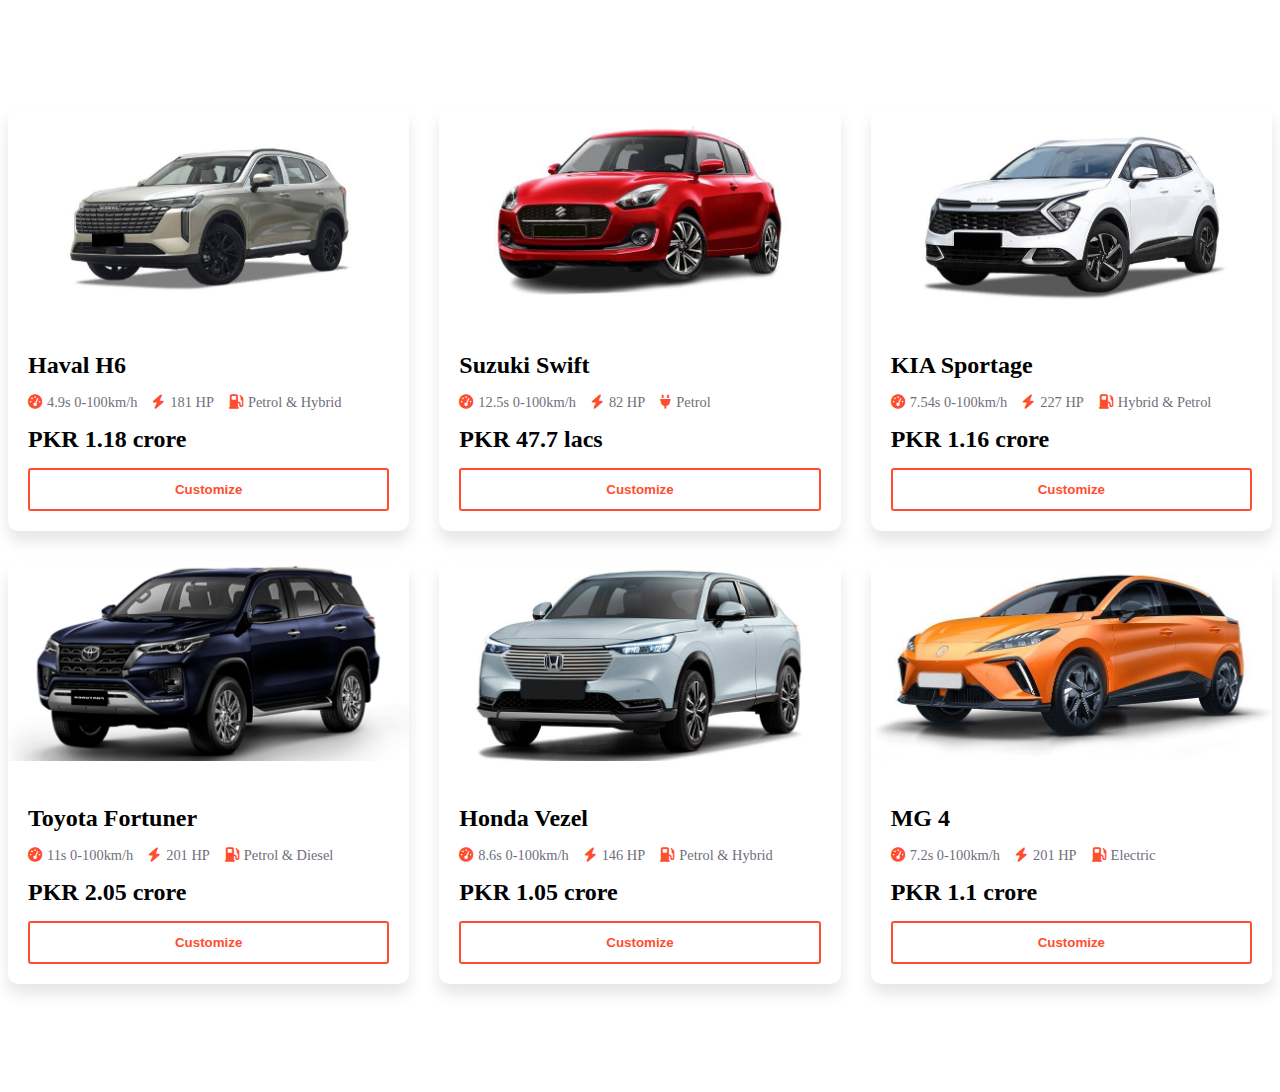
<file: cars.html>
<!DOCTYPE html>
<html lang="en">
  <head>
    <meta charset="UTF-8" />
    <meta name="viewport" content="width=device-width, initial-scale=1.0" />
    <title></title>
    <link
      rel="stylesheet"
      href="https://cdnjs.cloudflare.com/ajax/libs/font-awesome/6.4.0/css/all.min.css"
    />
    <style>
      :root {
        --primary-color: #ff4d30;
        --secondary-color: #f8f8f8;
        --dark-color: #2d2d2d;
        --light-color: #ffffff;
        --text-color: #706f7b;
        --heading-color: #010103;
        --shadow: 0 10px 15px rgba(0, 0, 0, 0.1);
        --transition: all 0.3s ease;
      }
      /* Featured Cars */
      .featured {
        padding: 100px 0;
      }

      .featured-cars {
        display: grid;
        grid-template-columns: repeat(auto-fill, minmax(350px, 1fr));
        gap: 30px;
      }

      .car-card {
        background-color: var(--light-color);
        border-radius: 10px;
        overflow: hidden;
        box-shadow: var(--shadow);
        transition: var(--transition);
      }

      .car-card:hover {
        transform: translateY(-10px);
        box-shadow: 0 20px 25px rgba(0, 0, 0, 0.1);
      }

      .car-image {
        position: relative;
        height: 200px;
        overflow: hidden;
      }

      .car-image img {
        width: 100%;
        height: 100%;
        object-fit: cover;
        transition: var(--transition);
      }

      .car-card:hover .car-image img {
        transform: scale(1.05);
      }

      .badge {
        position: absolute;
        top: 15px;
        right: 15px;
        background-color: var(--primary-color);
        color: var(--light-color);
        padding: 5px 10px;
        border-radius: 3px;
        font-size: 0.8rem;
        font-weight: 600;
      }

      .car-info {
        padding: 20px;
      }

      .car-info h3 {
        font-size: 1.5rem;
        margin-bottom: 15px;
      }

      .specs {
        display: flex;
        flex-wrap: wrap;
        gap: 15px;
        margin-bottom: 15px;
      }

      .specs span {
        display: flex;
        align-items: center;
        font-size: 0.9rem;
        color: var(--text-color);
      }

      .specs i {
        margin-right: 5px;
        color: var(--primary-color);
      }

      .price {
        font-size: 1.5rem;
        font-weight: 700;
        color: var(--heading-color);
        margin-bottom: 15px;
      }
      .btn {
        display: inline-block;
        padding: 12px 25px;
        border: none;
        border-radius: 3px;
        font-weight: 600;
        cursor: pointer;
        transition: var(--transition);
        text-align: center;
      }

      .customize-btn {
        width: 100%;
      }
      .btn-outline {
        background-color: transparent;
        border: 2px solid var(--primary-color);
        color: var(--primary-color);
      }

      .btn-outline:hover {
        background-color: var(--primary-color);
        color: var(--light-color);
        box-shadow: var(--shadow);
      }
      .fas {
        font-weight: 900;
      }
    </style>
  </head>
  <body>
    <section class="featured" id="featured">
      <div class="container">
        <div class="section-header"></div>

        <div class="featured-cars">
          <!-- Car Item 1 -->
          <div class="car-card">
            <div class="car-image">
              <img src="images/images/haval h6.jpg" alt="haval h6" />
            </div>
            <div class="car-info">
              <h3>Haval H6</h3>
              <div class="specs">
                <span
                  ><i class="fas fa-tachometer-alt"></i> 4.9s 0-100km/h</span
                >
                <span><i class="fas fa-bolt"></i> 181 HP</span>
                <span><i class="fas fa-gas-pump"></i>Petrol & Hybrid</span>
              </div>
              <div class="price">PKR 1.18 crore</div>
              <button
                class="btn btn-outline customize-btn"
                data-car="porsche911"
              >
                Customize
              </button>
            </div>
          </div>

          <!-- Car Item 2 -->
          <div class="car-card">
            <div class="car-image">
              <img src="images/images/SWIFT.jpg" alt="SWIFT" />
            </div>
            <div class="car-info">
              <h3>Suzuki Swift</h3>
              <div class="specs">
                <span
                  ><i class="fas fa-tachometer-alt"></i> 12.5s 0-100km/h</span
                >
                <span><i class="fas fa-bolt"></i> 82 HP</span>
                <span><i class="fas fa-plug"></i> Petrol</span>
              </div>
              <div class="price">PKR 47.7 lacs</div>
              <button
                class="btn btn-outline customize-btn"
                data-car="teslamodels"
              >
                Customize
              </button>
            </div>
          </div>

          <!-- Car Item 3 -->
          <div class="car-card">
            <div class="car-image">
              <img src="images/images/kia sportage.jpg" alt="kia Sportage" />
            </div>
            <div class="car-info">
              <h3>KIA Sportage</h3>
              <div class="specs">
                <span
                  ><i class="fas fa-tachometer-alt"></i> 7.54s 0-100km/h</span
                >
                <span><i class="fas fa-bolt"></i> 227 HP</span>
                <span><i class="fas fa-gas-pump"></i> Hybrid & Petrol</span>
              </div>
              <div class="price">PKR 1.16 crore</div>
              <button class="btn btn-outline customize-btn" data-car="audir8">
                Customize
              </button>
            </div>
          </div>
          <!-- Car Item 4 -->
          <div class="car-card">
            <div class="car-image">
              <img src="images/images/Fortuner_-_PNG.png" alt="Fortuner-_PNG" />
            </div>
            <div class="car-info">
              <h3>Toyota Fortuner</h3>
              <div class="specs">
                <span><i class="fas fa-tachometer-alt"></i> 11s 0-100km/h</span>
                <span><i class="fas fa-bolt"></i> 201 HP</span>
                <span><i class="fas fa-gas-pump"></i>Petrol & Diesel</span>
              </div>
              <div class="price">PKR 2.05 crore</div>
              <button
                class="btn btn-outline customize-btn"
                data-car="porsche911"
              >
                Customize
              </button>
            </div>
          </div>
          <!-- Car Item 5 -->
          <div class="car-card">
            <div class="car-image">
              <img src="images/images/honda vezel.jpg" alt="honda vezel" />
            </div>
            <div class="car-info">
              <h3>Honda Vezel</h3>
              <div class="specs">
                <span
                  ><i class="fas fa-tachometer-alt"></i> 8.6s 0-100km/h</span
                >
                <span><i class="fas fa-bolt"></i> 146 HP</span>
                <span><i class="fas fa-gas-pump"></i>Petrol & Hybrid</span>
              </div>
              <div class="price">PKR 1.05 crore</div>
              <button
                class="btn btn-outline customize-btn"
                data-car="porsche911"
              >
                Customize
              </button>
            </div>
          </div>
          <!-- Car Item 6 -->
          <div class="car-card">
            <div class="car-image">
              <img src="images/images/mg 4.jpg" alt="mg 4" />
            </div>
            <div class="car-info">
              <h3>MG 4</h3>
              <div class="specs">
                <span
                  ><i class="fas fa-tachometer-alt"></i> 7.2s 0-100km/h</span
                >
                <span><i class="fas fa-bolt"></i> 201 HP</span>
                <span><i class="fas fa-gas-pump"></i>Electric</span>
              </div>
              <div class="price">PKR 1.1 crore</div>
              <button
                class="btn btn-outline customize-btn"
                data-car="porsche911"
              >
                Customize
              </button>
            </div>
          </div>
        </div>
      </div>
    </section>
  </body>
</html>
</file>
